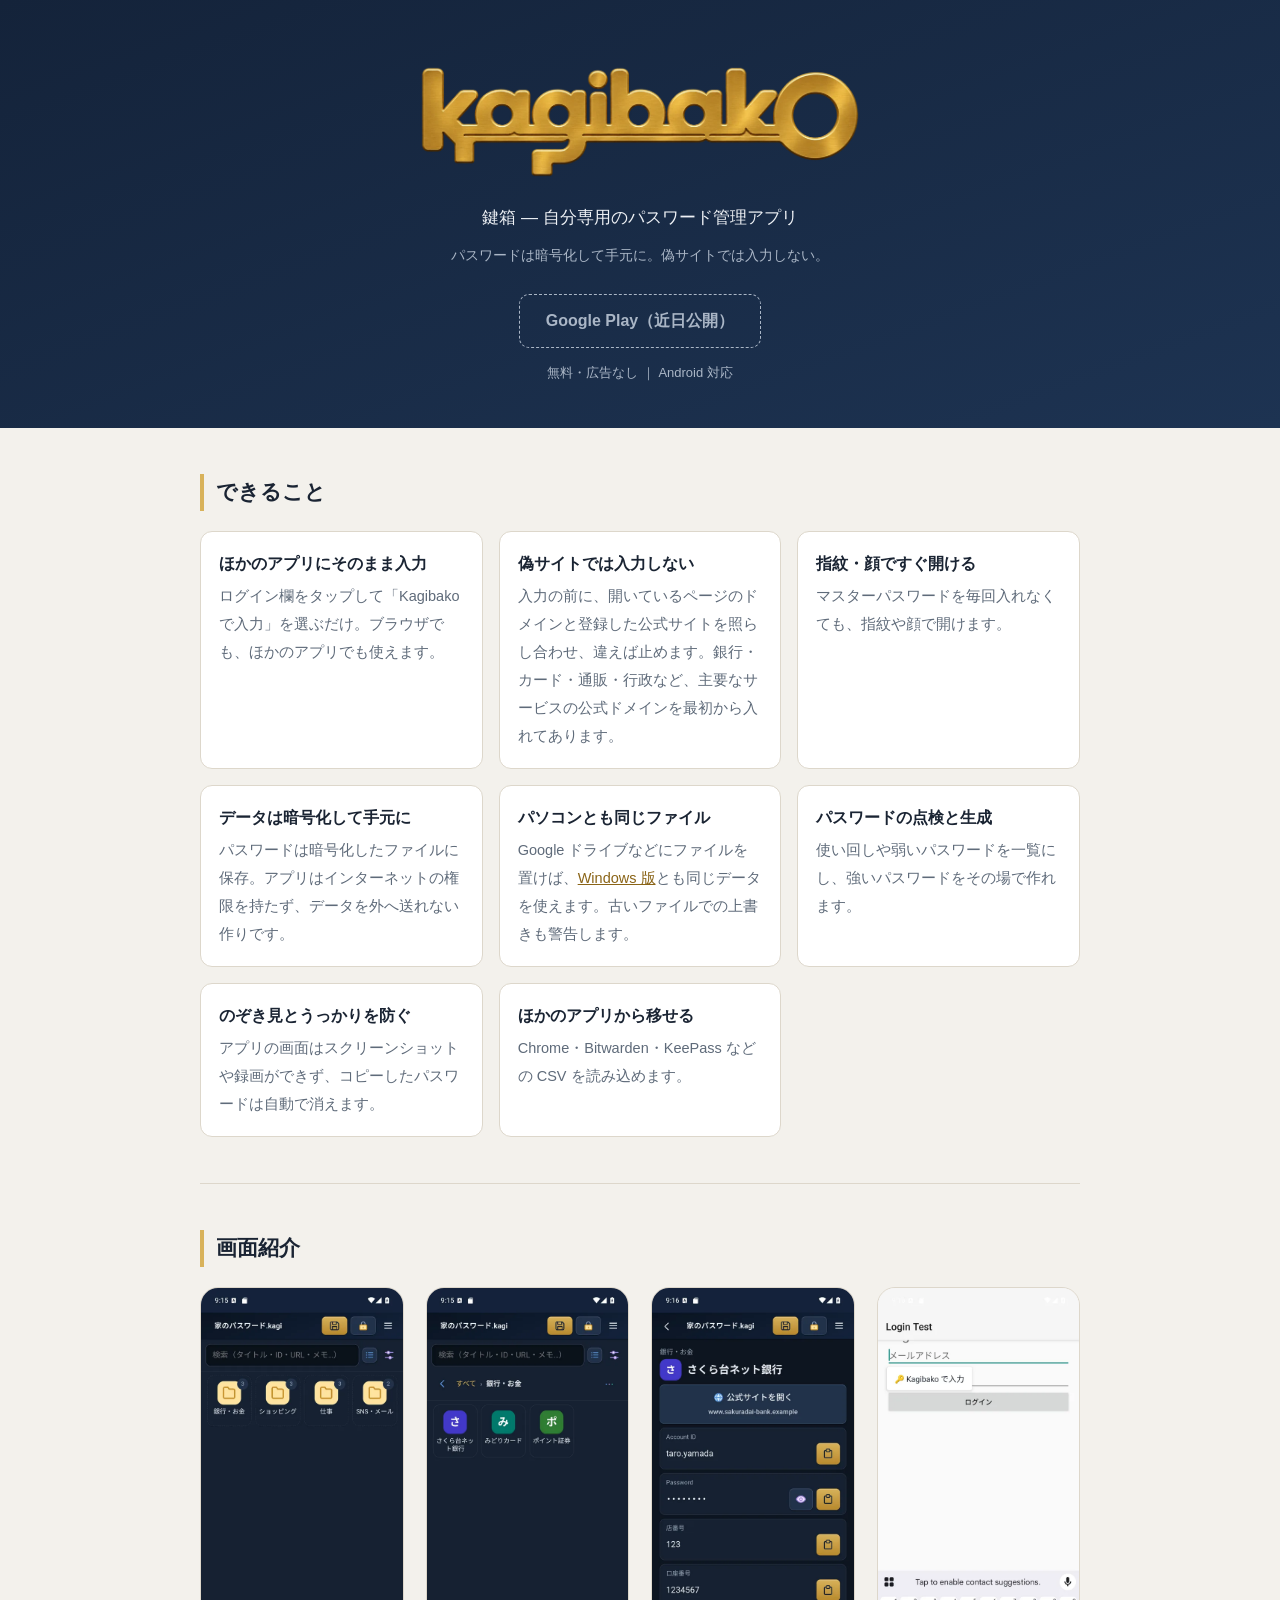
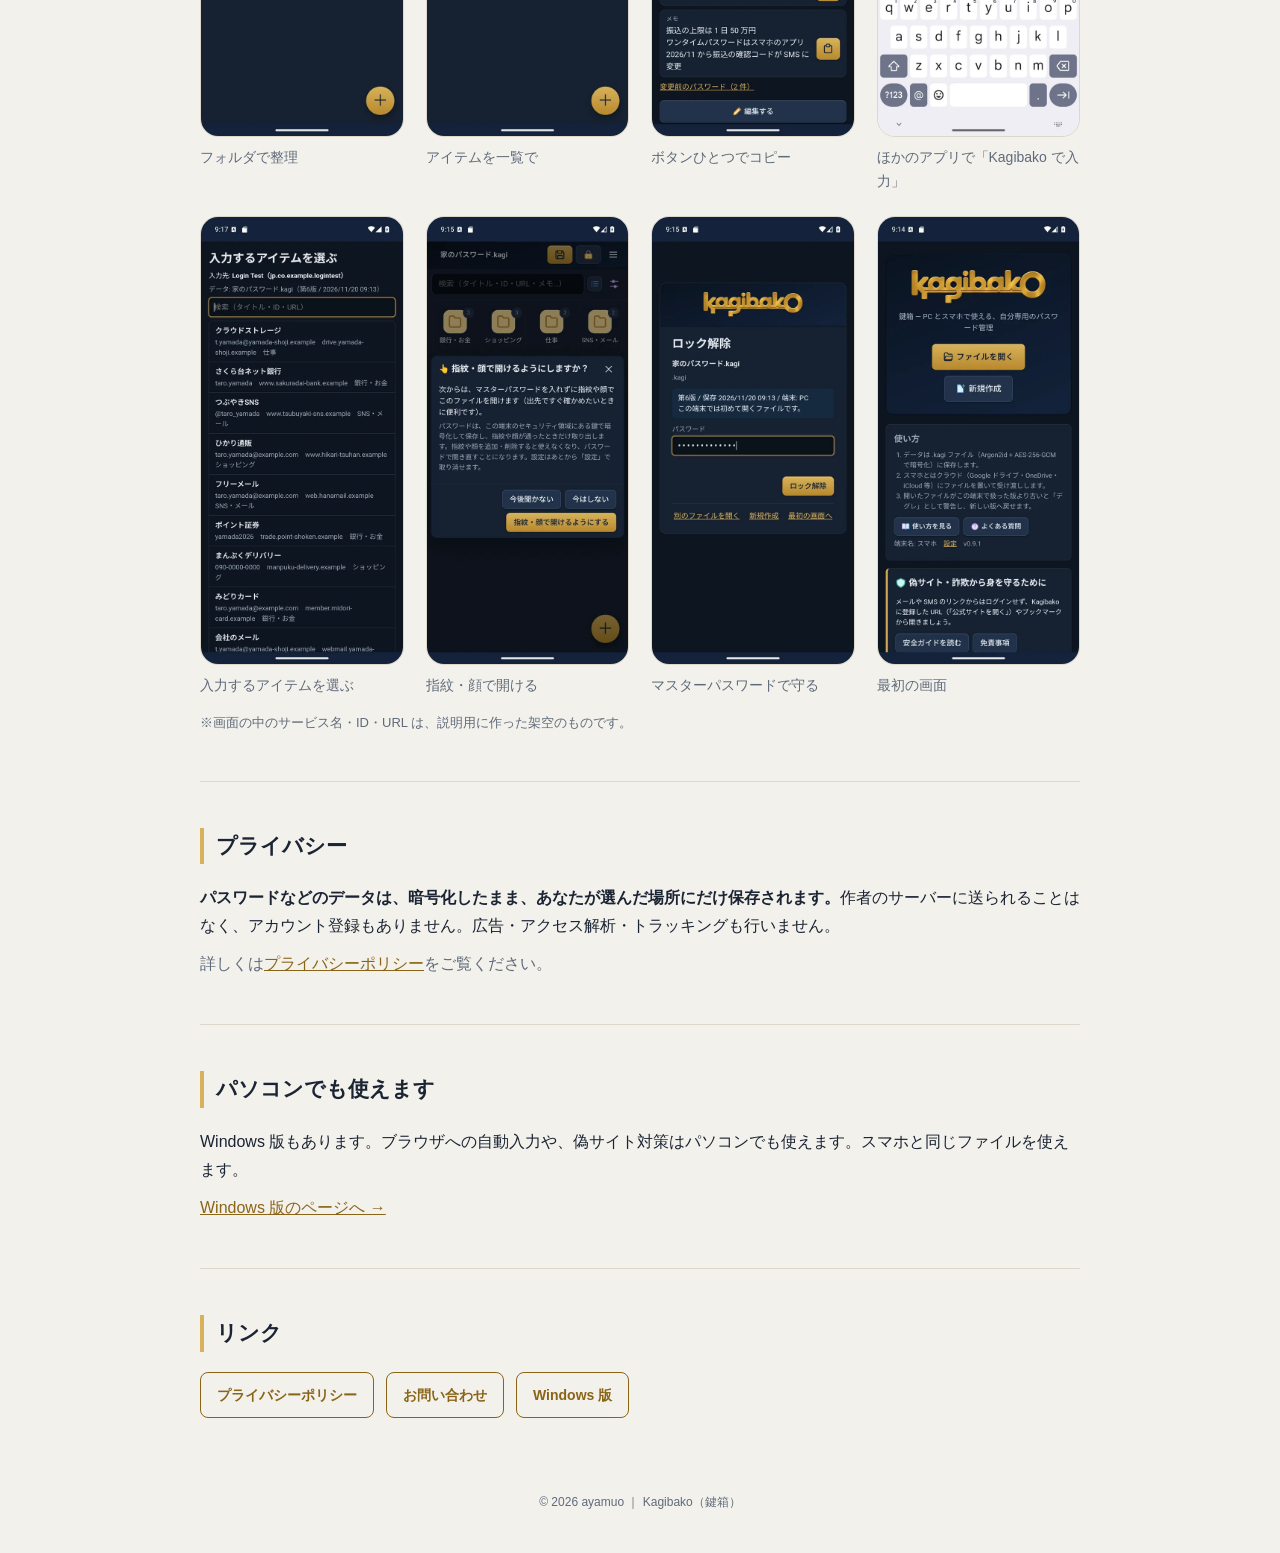
<file: index.html>
<!DOCTYPE html>
<html lang="ja">
<head>
<meta charset="UTF-8">
<meta name="viewport" content="width=device-width, initial-scale=1.0">
<title>Kagibako（鍵箱）｜自分専用のパスワード管理アプリ</title>
<meta name="description" content="Kagibako（鍵箱）は、パスワードを暗号化して手元に保存するスマホアプリです。ほかのアプリやブラウザにそのまま入力でき、偽サイトでは入力しません。無料・広告なし。">
<link rel="canonical" href="https://ayamuo.github.io/kagibako_official/">
<link rel="icon" type="image/png" href="favicon.png">
<link rel="apple-touch-icon" href="icon-192.png">
<meta name="theme-color" content="#14233a">
<link rel="stylesheet" href="style.css">
<!-- OGP / Twitter Card（SNSやチャットでURLを貼ったときのプレビュー用） -->
<meta property="og:type" content="website">
<meta property="og:site_name" content="Kagibako（鍵箱）">
<meta property="og:locale" content="ja_JP">
<meta property="og:url" content="https://ayamuo.github.io/kagibako_official/">
<meta property="og:title" content="Kagibako（鍵箱）｜自分専用のパスワード管理アプリ">
<meta property="og:description" content="パスワードは暗号化して手元に。ほかのアプリにそのまま入力でき、偽サイトでは入力しない。無料・広告なし。">
<meta property="og:image" content="https://ayamuo.github.io/kagibako_official/ogp.jpg">
<meta property="og:image:width" content="1200">
<meta property="og:image:height" content="630">
<meta name="twitter:card" content="summary_large_image">
<meta name="twitter:title" content="Kagibako（鍵箱）｜自分専用のパスワード管理アプリ">
<meta name="twitter:description" content="パスワードは暗号化して手元に。ほかのアプリにそのまま入力でき、偽サイトでは入力しない。無料・広告なし。">
<meta name="twitter:image" content="https://ayamuo.github.io/kagibako_official/ogp.jpg">
</head>
<body>

<header class="hero">
  <div class="wrap">
    <h1 class="logo"><img src="logo.webp" alt="Kagibako" width="960" height="245"></h1>
    <p class="tagline">鍵箱 ― 自分専用のパスワード管理アプリ</p>
    <p class="sub">パスワードは暗号化して手元に。偽サイトでは入力しない。</p>
    <div class="cta-wrap">
      <!-- Google Play で公開したら：次の span を <a class="cta" href="（Play ストアの URL）">Google Play で入手</a> に置き換える -->
      <span class="cta soon">Google Play（近日公開）</span>
      <!-- iOS 版を公開したら：hidden を外し、href に App Store の URL を入れる -->
      <a class="cta" href="#" hidden>App Store で入手</a>
    </div>
    <p class="status">無料・広告なし ｜ Android 対応</p>
  </div>
</header>

<main class="wrap">

  <section>
    <h2>できること</h2>
    <ul class="features">
      <li><b>ほかのアプリにそのまま入力</b><span>ログイン欄をタップして「Kagibako で入力」を選ぶだけ。ブラウザでも、ほかのアプリでも使えます。</span></li>
      <li><b>偽サイトでは入力しない</b><span>入力の前に、開いているページのドメインと登録した公式サイトを照らし合わせ、違えば止めます。銀行・カード・通販・行政など、主要なサービスの公式ドメインを最初から入れてあります。</span></li>
      <li><b>指紋・顔ですぐ開ける</b><span>マスターパスワードを毎回入れなくても、指紋や顔で開けます。</span></li>
      <li><b>データは暗号化して手元に</b><span>パスワードは暗号化したファイルに保存。アプリはインターネットの権限を持たず、データを外へ送れない作りです。</span></li>
      <li><b>パソコンとも同じファイル</b><span>Google ドライブなどにファイルを置けば、<a href="windows.html">Windows 版</a>とも同じデータを使えます。古いファイルでの上書きも警告します。</span></li>
      <li><b>パスワードの点検と生成</b><span>使い回しや弱いパスワードを一覧にし、強いパスワードをその場で作れます。</span></li>
      <li><b>のぞき見とうっかりを防ぐ</b><span>アプリの画面はスクリーンショットや録画ができず、コピーしたパスワードは自動で消えます。</span></li>
      <li><b>ほかのアプリから移せる</b><span>Chrome・Bitwarden・KeePass などの CSV を読み込めます。</span></li>
    </ul>
  </section>

  <section>
    <h2>画面紹介</h2>
    <div class="shots phone">
      <figure><img src="shots/phone/list.webp" alt="フォルダが並ぶ一覧の画面" width="540" height="1200" loading="lazy"><figcaption>フォルダで整理</figcaption></figure>
      <figure><img src="shots/phone/folder.webp" alt="フォルダを開いてアイテムが並んだ画面" width="540" height="1200" loading="lazy"><figcaption>アイテムを一覧で</figcaption></figure>
      <figure><img src="shots/phone/item.webp" alt="アイテムの中身。ID とパスワードをコピーできる" width="540" height="1200" loading="lazy"><figcaption>ボタンひとつでコピー</figcaption></figure>
      <figure><img src="shots/phone/autofill.webp" alt="ほかのアプリのログイン欄に「Kagibako で入力」が出た画面" width="540" height="1200" loading="lazy"><figcaption>ほかのアプリで「Kagibako で入力」</figcaption></figure>
      <figure><img src="shots/phone/pick.webp" alt="入力するアイテムを選ぶ画面" width="540" height="1200" loading="lazy"><figcaption>入力するアイテムを選ぶ</figcaption></figure>
      <figure><img src="shots/phone/bio.webp" alt="指紋・顔で開けるようにするか聞く画面" width="540" height="1200" loading="lazy"><figcaption>指紋・顔で開ける</figcaption></figure>
      <figure><img src="shots/phone/unlock.webp" alt="マスターパスワードでロックを解除する画面" width="540" height="1200" loading="lazy"><figcaption>マスターパスワードで守る</figcaption></figure>
      <figure><img src="shots/phone/start.webp" alt="アプリの最初の画面" width="540" height="1200" loading="lazy"><figcaption>最初の画面</figcaption></figure>
    </div>
    <p class="note">※画面の中のサービス名・ID・URL は、説明用に作った架空のものです。</p>
  </section>

  <section>
    <h2>プライバシー</h2>
    <p><strong>パスワードなどのデータは、暗号化したまま、あなたが選んだ場所にだけ保存されます。</strong>作者のサーバーに送られることはなく、アカウント登録もありません。広告・アクセス解析・トラッキングも行いません。</p>
    <p class="muted">詳しくは<a href="privacy.html">プライバシーポリシー</a>をご覧ください。</p>
  </section>

  <section>
    <h2>パソコンでも使えます</h2>
    <p>Windows 版もあります。ブラウザへの自動入力や、偽サイト対策はパソコンでも使えます。スマホと同じファイルを使えます。</p>
    <p><a href="windows.html">Windows 版のページへ →</a></p>
  </section>

  <section>
    <h2>リンク</h2>
    <div class="links">
      <a href="privacy.html">プライバシーポリシー</a>
      <a href="mailto:ayamuo.apps@proton.me">お問い合わせ</a>
      <a href="windows.html">Windows 版</a>
    </div>
  </section>

</main>

<footer>&copy; 2026 ayamuo ｜ Kagibako（鍵箱）</footer>

</body>
</html>
</file>
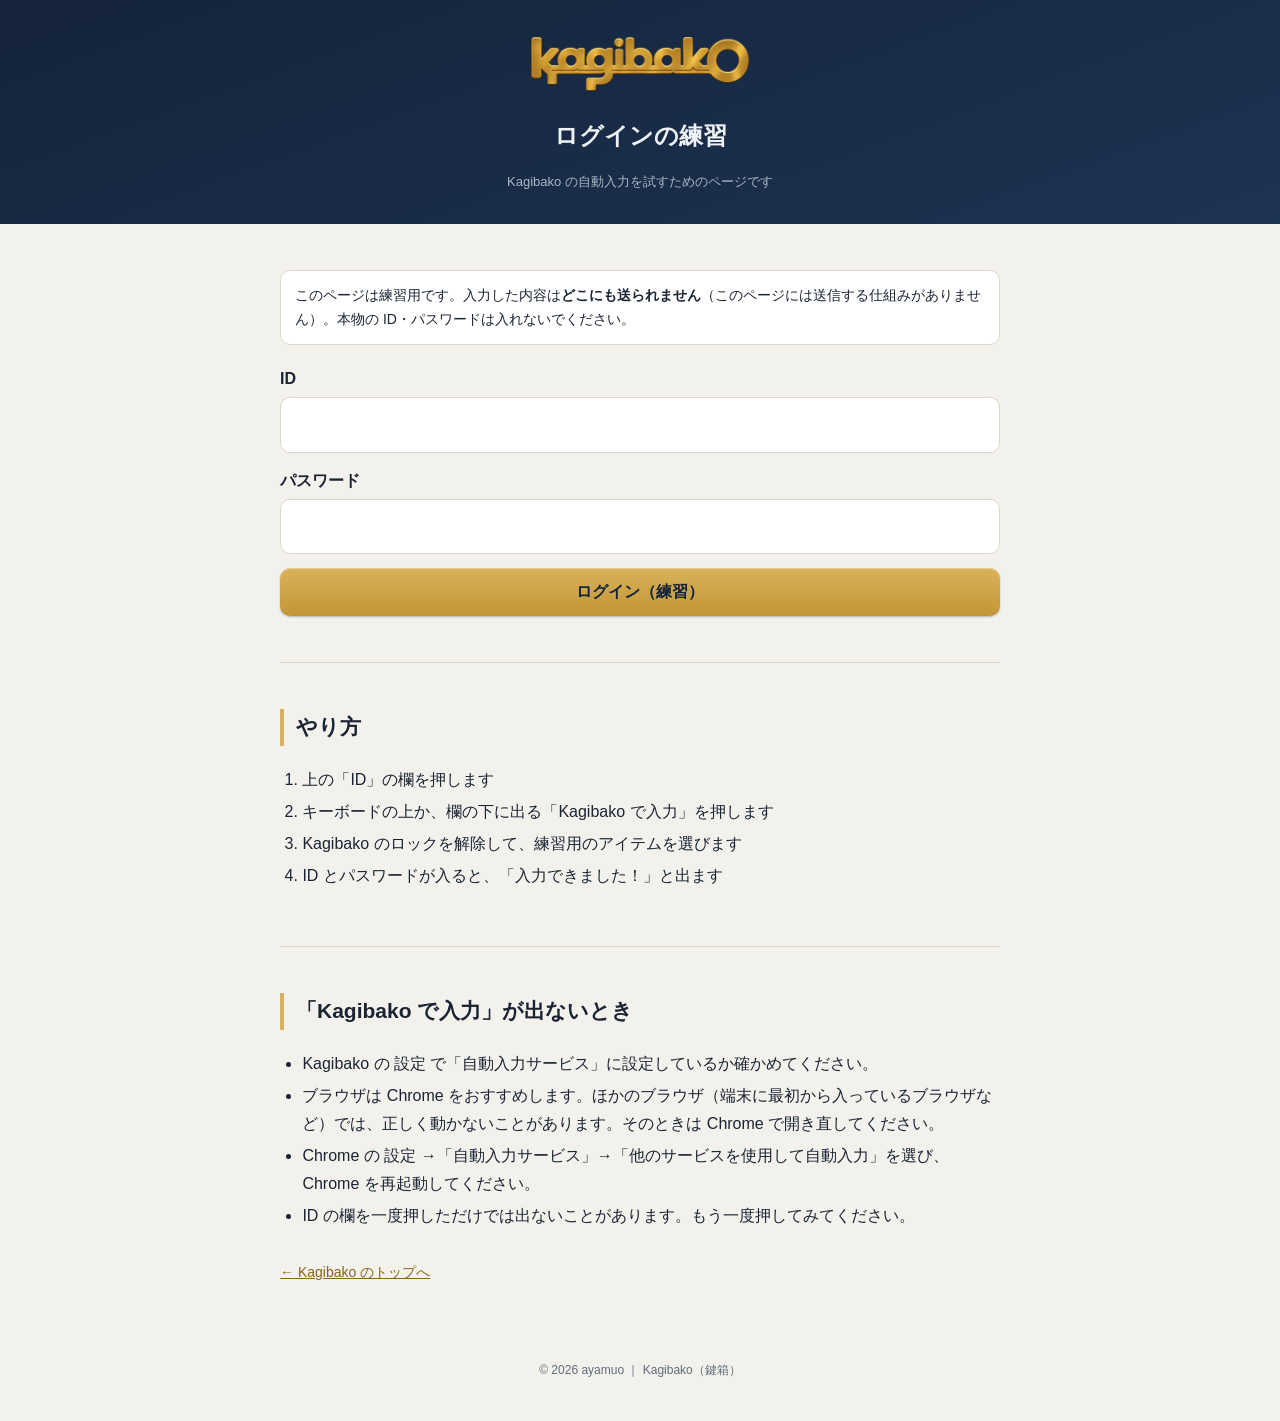
<file: practice-login.html>
<!DOCTYPE html>
<html lang="ja">
<head>
<meta charset="UTF-8">
<meta name="viewport" content="width=device-width, initial-scale=1.0">
<!-- 練習用のページ：入力した内容をどこにも送らない（フォームの送信先・通信・外部の読み込みをすべて禁止） -->
<meta http-equiv="Content-Security-Policy" content="default-src 'self'; script-src 'self'; style-src 'self'; img-src 'self'; connect-src 'none'; form-action 'none'; base-uri 'none'">
<meta name="referrer" content="no-referrer">
<meta name="robots" content="noindex">
<title>ログインの練習｜Kagibako（鍵箱）</title>
<link rel="icon" type="image/png" href="favicon.png">
<meta name="theme-color" content="#14233a">
<link rel="stylesheet" href="style.css">
</head>
<body>

<header class="hero small">
  <div class="wrap narrow">
    <a class="logo" href="./"><img src="logo.webp" alt="Kagibako" width="960" height="245"></a>
    <h1>ログインの練習</h1>
    <p class="status">Kagibako の自動入力を試すためのページです</p>
  </div>
</header>

<main class="wrap narrow">

  <section>
    <p class="practice-safe">このページは練習用です。入力した内容は<strong>どこにも送られません</strong>（このページには送信する仕組みがありません）。本物の ID・パスワードは入れないでください。</p>

    <form class="practice-form" id="practice-form" autocomplete="on" novalidate>
      <label class="practice-field">
        <span>ID</span>
        <input type="text" id="login-id" name="username" autocomplete="username" autocapitalize="off" spellcheck="false" inputmode="email">
      </label>
      <label class="practice-field">
        <span>パスワード</span>
        <input type="password" id="login-pw" name="password" autocomplete="current-password">
      </label>
      <button type="submit" class="cta practice-btn">ログイン（練習）</button>
    </form>

    <p class="muted" id="practice-need" role="status" hidden>ID とパスワードの両方を入れてください。</p>

    <div class="practice-ok" id="practice-ok" role="status" hidden>
      <b>入力できました！</b>
      <span>これで練習はおしまいです。Kagibako に戻ってください。</span>
    </div>
  </section>

  <section>
    <h2>やり方</h2>
    <ol class="plain">
      <li>上の「ID」の欄を押します</li>
      <li>キーボードの上か、欄の下に出る「Kagibako で入力」を押します</li>
      <li>Kagibako のロックを解除して、練習用のアイテムを選びます</li>
      <li>ID とパスワードが入ると、「入力できました！」と出ます</li>
    </ol>
  </section>

  <section>
    <h2>「Kagibako で入力」が出ないとき</h2>
    <ul class="plain">
      <li>Kagibako の 設定 で「自動入力サービス」に設定しているか確かめてください。</li>
      <li>ブラウザは Chrome をおすすめします。ほかのブラウザ（端末に最初から入っているブラウザなど）では、正しく動かないことがあります。そのときは Chrome で開き直してください。</li>
      <li>Chrome の 設定 →「自動入力サービス」→「他のサービスを使用して自動入力」を選び、Chrome を再起動してください。</li>
      <li>ID の欄を一度押しただけでは出ないことがあります。もう一度押してみてください。</li>
    </ul>
    <a class="back" href="./">← Kagibako のトップへ</a>
  </section>

</main>

<footer>&copy; 2026 ayamuo ｜ Kagibako（鍵箱）</footer>

<script src="practice-login.js"></script>
</body>
</html>
</file>
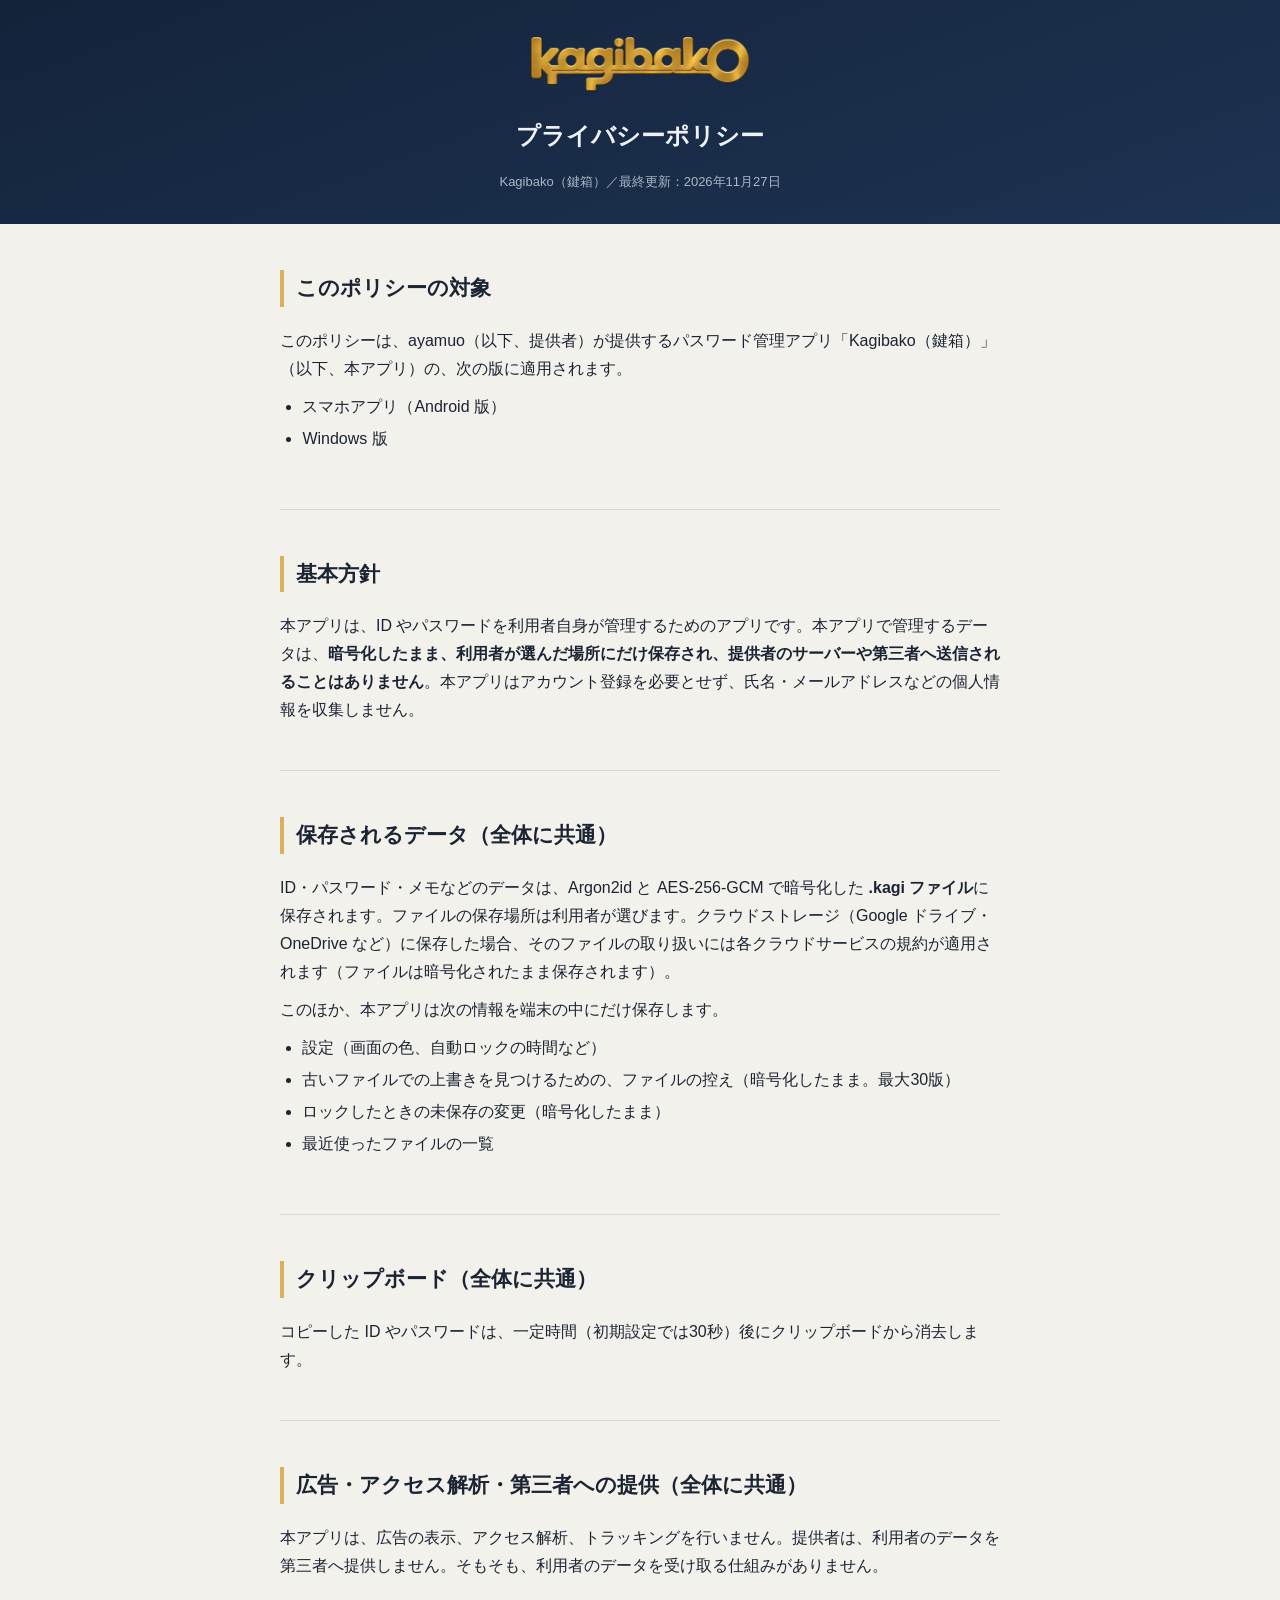
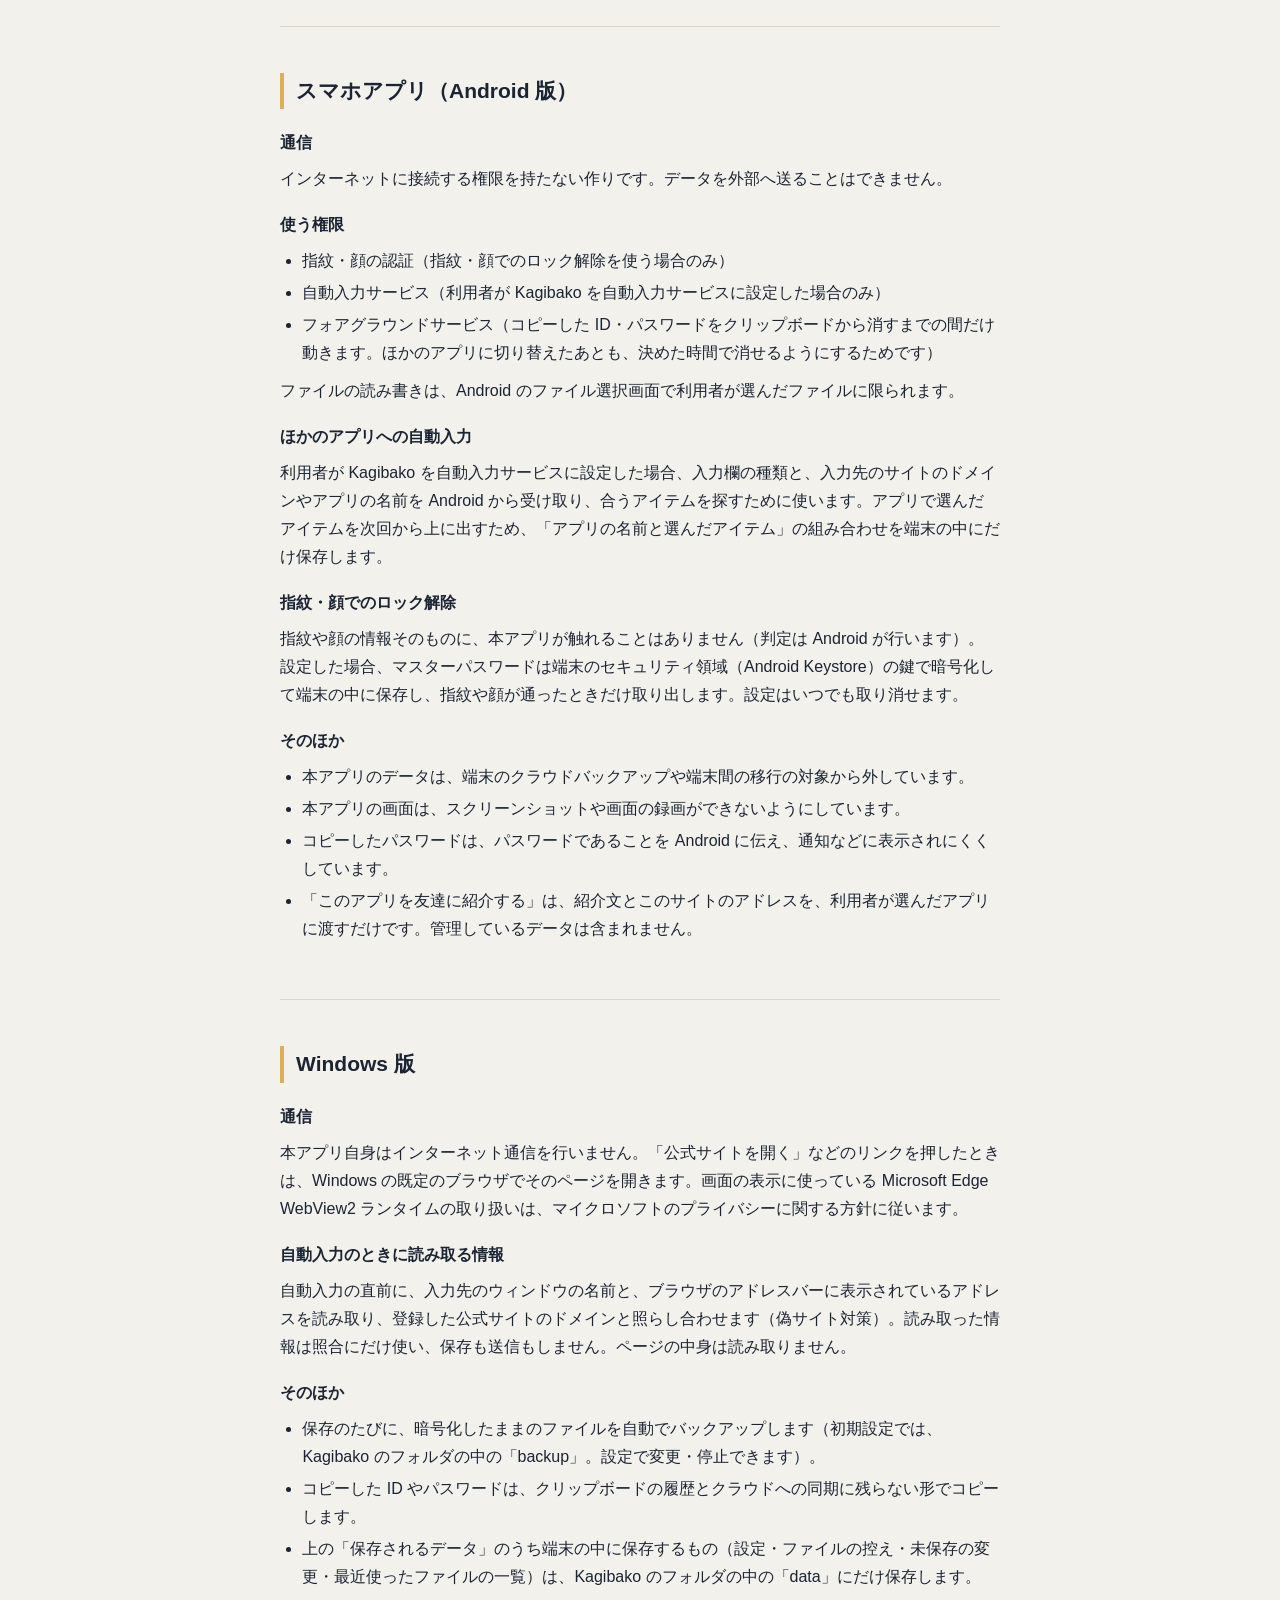
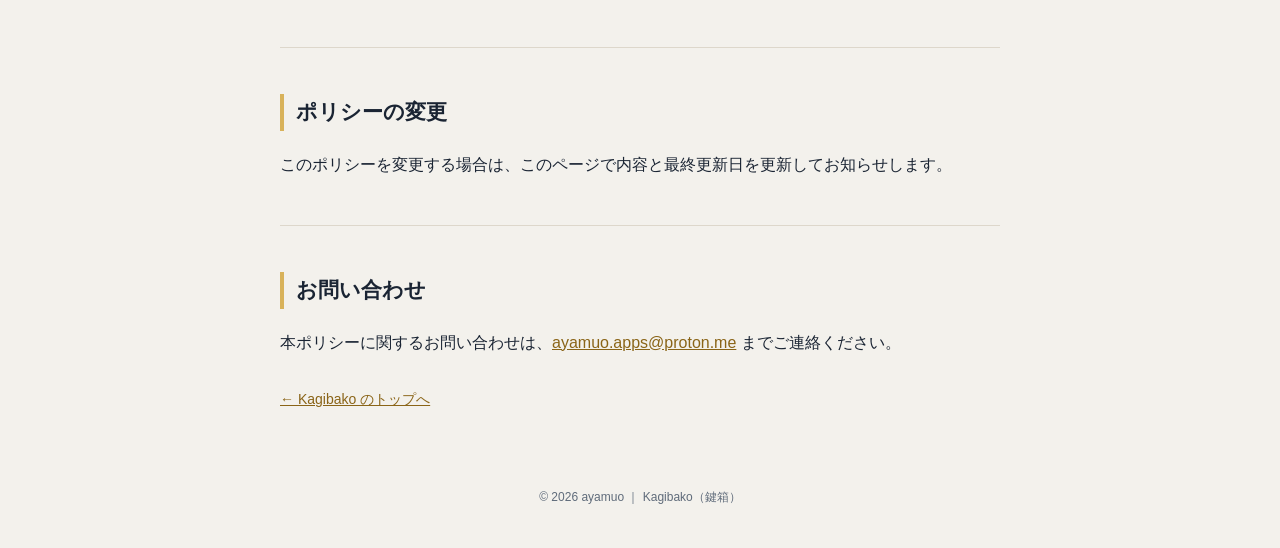
<file: privacy.html>
<!DOCTYPE html>
<html lang="ja">
<head>
<meta charset="UTF-8">
<meta name="viewport" content="width=device-width, initial-scale=1.0">
<title>プライバシーポリシー｜Kagibako（鍵箱）</title>
<meta name="description" content="Kagibako（鍵箱）のプライバシーポリシー。パスワードなどのデータは暗号化したまま利用者が選んだ場所にだけ保存され、作者や第三者へ送信されません。">
<link rel="canonical" href="https://ayamuo.github.io/kagibako_official/privacy.html">
<link rel="icon" type="image/png" href="favicon.png">
<meta name="theme-color" content="#14233a">
<link rel="stylesheet" href="style.css">
</head>
<body>

<header class="hero small">
  <div class="wrap narrow">
    <a class="logo" href="./"><img src="logo.webp" alt="Kagibako" width="960" height="245"></a>
    <h1>プライバシーポリシー</h1>
    <p class="status">Kagibako（鍵箱）／最終更新：2026年11月27日</p>
  </div>
</header>

<!--
  構成：「全体に共通」の章のあとに、アプリの種類ごとの章（Android 版・iOS 版・Windows 版）を置く。
  iOS 版を公開するとき：
    1. id="ios" の section の hidden を外し、中身を iOS 版の実際の動きに合わせて書く（今の文は下書き）
    2. 「対象」の一覧の iOS 版の行の hidden を外す
    3. 最終更新日を直す
-->

<main class="wrap narrow">

  <section>
    <h2>このポリシーの対象</h2>
    <p>このポリシーは、ayamuo（以下、提供者）が提供するパスワード管理アプリ「Kagibako（鍵箱）」（以下、本アプリ）の、次の版に適用されます。</p>
    <ul class="plain">
      <li>スマホアプリ（Android 版）</li>
      <li hidden>スマホアプリ（iOS 版）</li>
      <li>Windows 版</li>
    </ul>
  </section>

  <section>
    <h2>基本方針</h2>
    <p>本アプリは、ID やパスワードを利用者自身が管理するためのアプリです。本アプリで管理するデータは、<strong>暗号化したまま、利用者が選んだ場所にだけ保存され、提供者のサーバーや第三者へ送信されることはありません</strong>。本アプリはアカウント登録を必要とせず、氏名・メールアドレスなどの個人情報を収集しません。</p>
  </section>

  <section>
    <h2>保存されるデータ（全体に共通）</h2>
    <p>ID・パスワード・メモなどのデータは、Argon2id と AES-256-GCM で暗号化した <strong>.kagi ファイル</strong>に保存されます。ファイルの保存場所は利用者が選びます。クラウドストレージ（Google ドライブ・OneDrive など）に保存した場合、そのファイルの取り扱いには各クラウドサービスの規約が適用されます（ファイルは暗号化されたまま保存されます）。</p>
    <p>このほか、本アプリは次の情報を端末の中にだけ保存します。</p>
    <ul class="plain">
      <li>設定（画面の色、自動ロックの時間など）</li>
      <li>古いファイルでの上書きを見つけるための、ファイルの控え（暗号化したまま。最大30版）</li>
      <li>ロックしたときの未保存の変更（暗号化したまま）</li>
      <li>最近使ったファイルの一覧</li>
    </ul>
  </section>

  <section>
    <h2>クリップボード（全体に共通）</h2>
    <p>コピーした ID やパスワードは、一定時間（初期設定では30秒）後にクリップボードから消去します。</p>
  </section>

  <section>
    <h2>広告・アクセス解析・第三者への提供（全体に共通）</h2>
    <p>本アプリは、広告の表示、アクセス解析、トラッキングを行いません。提供者は、利用者のデータを第三者へ提供しません。そもそも、利用者のデータを受け取る仕組みがありません。</p>
  </section>

  <section id="android">
    <h2>スマホアプリ（Android 版）</h2>
    <h3>通信</h3>
    <p>インターネットに接続する権限を持たない作りです。データを外部へ送ることはできません。</p>
    <h3>使う権限</h3>
    <ul class="plain">
      <li>指紋・顔の認証（指紋・顔でのロック解除を使う場合のみ）</li>
      <li>自動入力サービス（利用者が Kagibako を自動入力サービスに設定した場合のみ）</li>
      <li>フォアグラウンドサービス（コピーした ID・パスワードをクリップボードから消すまでの間だけ動きます。ほかのアプリに切り替えたあとも、決めた時間で消せるようにするためです）</li>
    </ul>
    <p>ファイルの読み書きは、Android のファイル選択画面で利用者が選んだファイルに限られます。</p>
    <h3>ほかのアプリへの自動入力</h3>
    <p>利用者が Kagibako を自動入力サービスに設定した場合、入力欄の種類と、入力先のサイトのドメインやアプリの名前を Android から受け取り、合うアイテムを探すために使います。アプリで選んだアイテムを次回から上に出すため、「アプリの名前と選んだアイテム」の組み合わせを端末の中にだけ保存します。</p>
    <h3>指紋・顔でのロック解除</h3>
    <p>指紋や顔の情報そのものに、本アプリが触れることはありません（判定は Android が行います）。設定した場合、マスターパスワードは端末のセキュリティ領域（Android Keystore）の鍵で暗号化して端末の中に保存し、指紋や顔が通ったときだけ取り出します。設定はいつでも取り消せます。</p>
    <h3>そのほか</h3>
    <ul class="plain">
      <li>本アプリのデータは、端末のクラウドバックアップや端末間の移行の対象から外しています。</li>
      <li>本アプリの画面は、スクリーンショットや画面の録画ができないようにしています。</li>
      <li>コピーしたパスワードは、パスワードであることを Android に伝え、通知などに表示されにくくしています。</li>
      <li>「このアプリを友達に紹介する」は、紹介文とこのサイトのアドレスを、利用者が選んだアプリに渡すだけです。管理しているデータは含まれません。</li>
    </ul>
  </section>

  <section id="ios" hidden>
    <h2>スマホアプリ（iOS 版）</h2>
    <!-- 下書き：iOS 版を公開するときに、実際の動きに合わせて書き直してから hidden を外す -->
    <h3>通信</h3>
    <p>（iOS 版の通信の有無を記載）</p>
    <h3>使う機能・権限</h3>
    <ul class="plain">
      <li>Face ID / Touch ID（使う場合のみ）</li>
      <li>パスワードの自動入力（利用者が設定した場合のみ）</li>
    </ul>
    <h3>Face ID / Touch ID でのロック解除</h3>
    <p>（顔や指紋の情報に本アプリが触れないこと、マスターパスワードの保存方法（キーチェーンなど）を記載）</p>
  </section>

  <section id="windows">
    <h2>Windows 版</h2>
    <h3>通信</h3>
    <p>本アプリ自身はインターネット通信を行いません。「公式サイトを開く」などのリンクを押したときは、Windows の既定のブラウザでそのページを開きます。画面の表示に使っている Microsoft Edge WebView2 ランタイムの取り扱いは、マイクロソフトのプライバシーに関する方針に従います。</p>
    <h3>自動入力のときに読み取る情報</h3>
    <p>自動入力の直前に、入力先のウィンドウの名前と、ブラウザのアドレスバーに表示されているアドレスを読み取り、登録した公式サイトのドメインと照らし合わせます（偽サイト対策）。読み取った情報は照合にだけ使い、保存も送信もしません。ページの中身は読み取りません。</p>
    <h3>そのほか</h3>
    <ul class="plain">
      <li>保存のたびに、暗号化したままのファイルを自動でバックアップします（初期設定では、Kagibako のフォルダの中の「backup」。設定で変更・停止できます）。</li>
      <li>コピーした ID やパスワードは、クリップボードの履歴とクラウドへの同期に残らない形でコピーします。</li>
      <li>上の「保存されるデータ」のうち端末の中に保存するもの（設定・ファイルの控え・未保存の変更・最近使ったファイルの一覧）は、Kagibako のフォルダの中の「data」にだけ保存します。</li>
    </ul>
  </section>

  <section>
    <h2>ポリシーの変更</h2>
    <p>このポリシーを変更する場合は、このページで内容と最終更新日を更新してお知らせします。</p>
  </section>

  <section>
    <h2>お問い合わせ</h2>
    <p>本ポリシーに関するお問い合わせは、<a href="mailto:ayamuo.apps@proton.me">ayamuo.apps@proton.me</a> までご連絡ください。</p>
    <a class="back" href="./">← Kagibako のトップへ</a>
  </section>

</main>

<footer>&copy; 2026 ayamuo ｜ Kagibako（鍵箱）</footer>

</body>
</html>
</file>
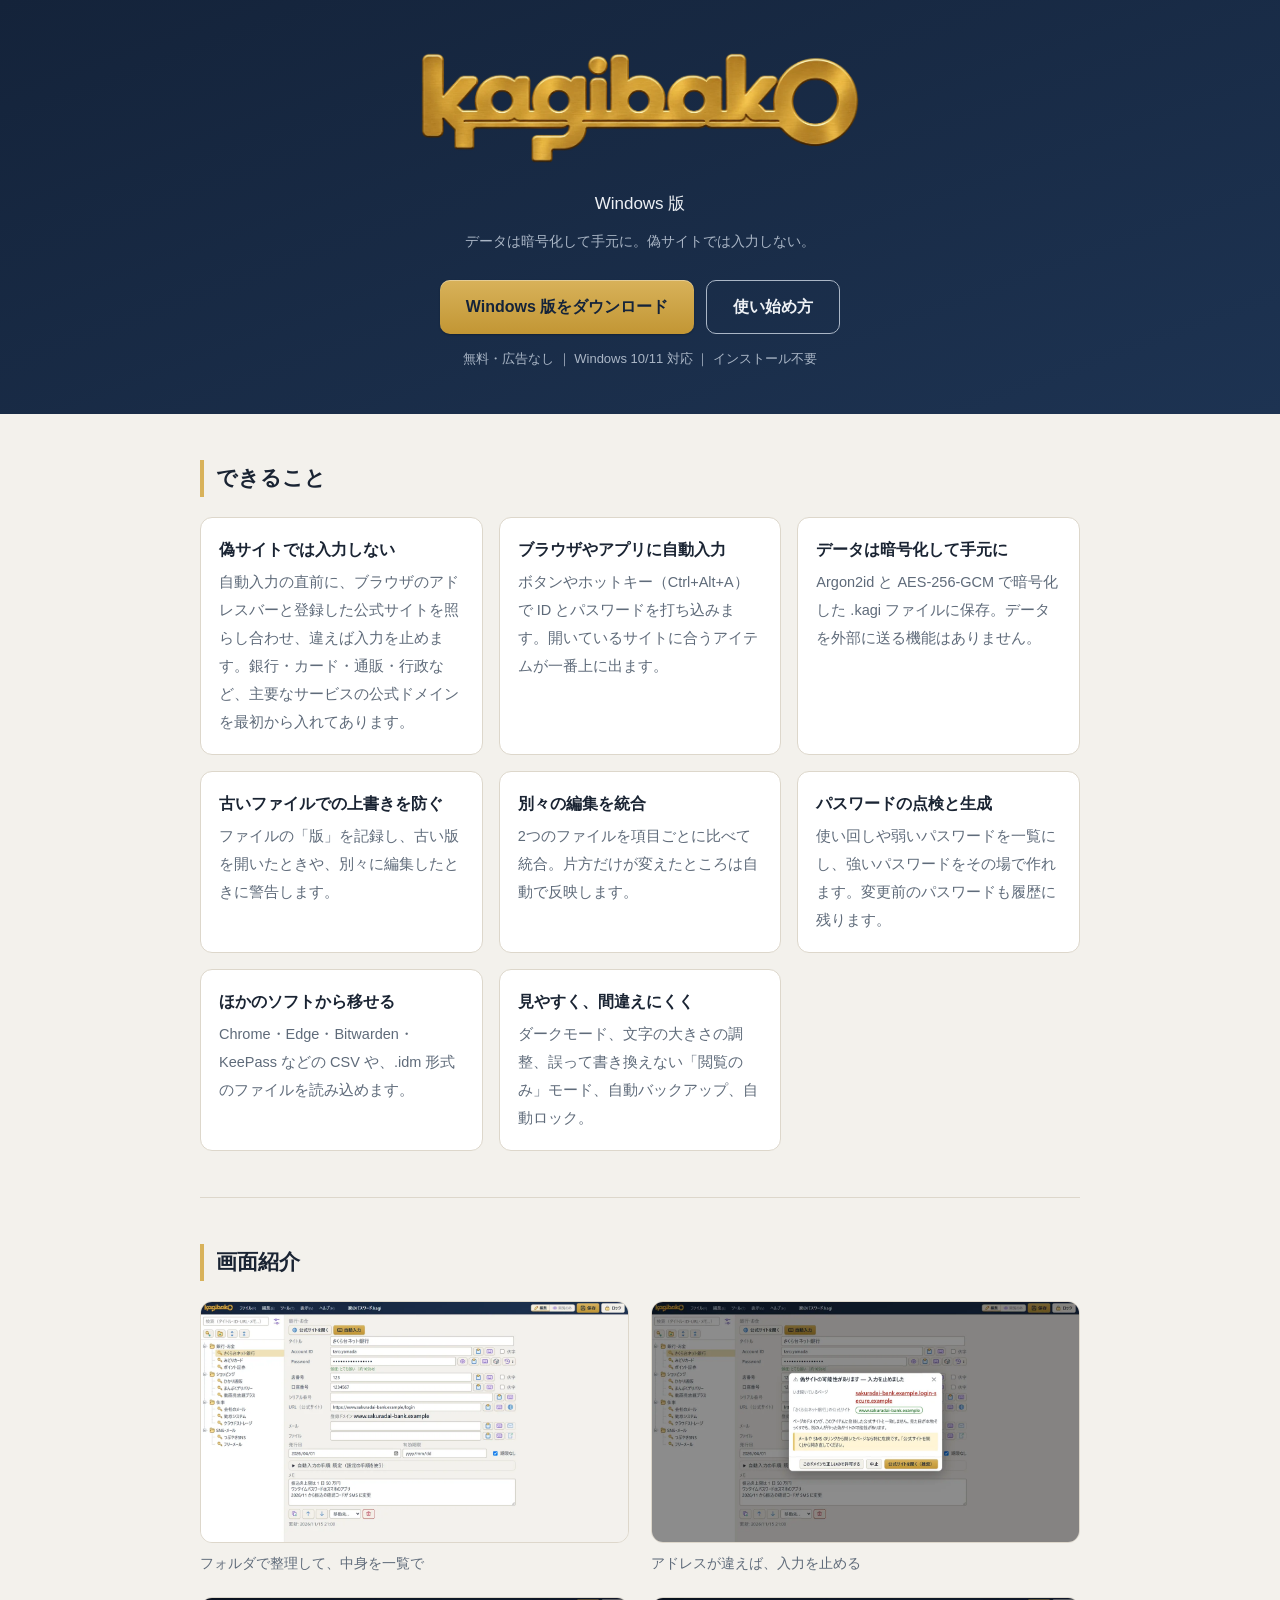
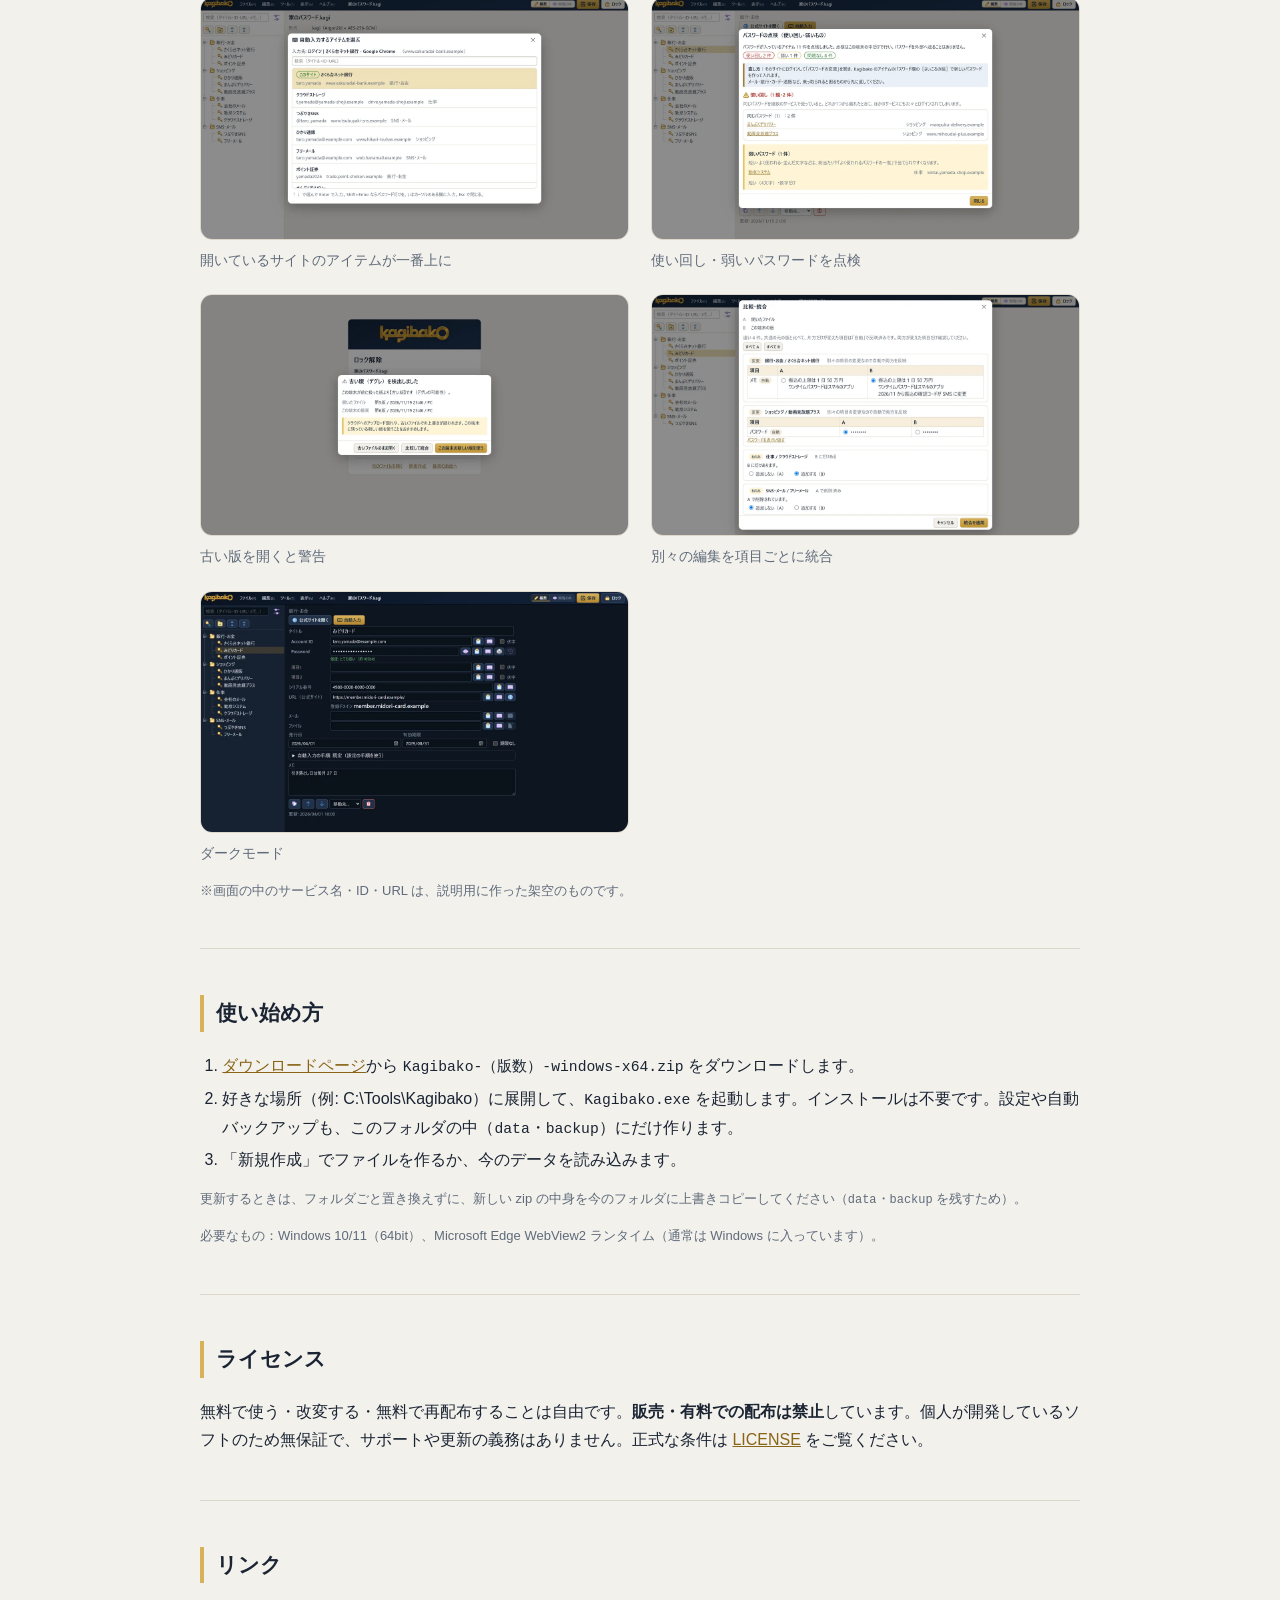
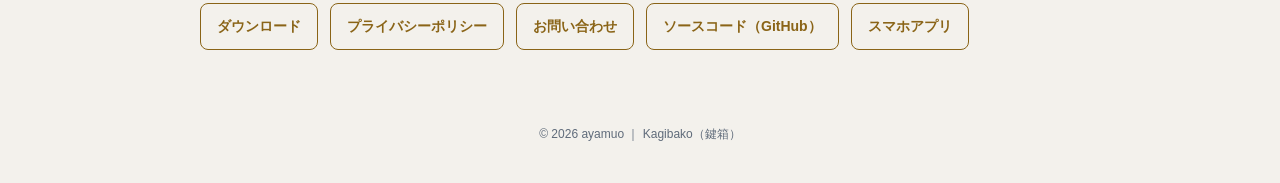
<file: windows.html>
<!DOCTYPE html>
<html lang="ja">
<head>
<meta charset="UTF-8">
<meta name="viewport" content="width=device-width, initial-scale=1.0">
<title>Windows 版｜Kagibako（鍵箱）</title>
<meta name="description" content="Kagibako（鍵箱）の Windows 版。データを暗号化して手元に保存し、ブラウザやアプリに自動入力。偽サイトでは入力しません。無料・広告なし・インストール不要。">
<link rel="canonical" href="https://ayamuo.github.io/kagibako_official/windows.html">
<link rel="icon" type="image/png" href="favicon.png">
<meta name="theme-color" content="#14233a">
<link rel="stylesheet" href="style.css">
<meta property="og:type" content="website">
<meta property="og:site_name" content="Kagibako（鍵箱）">
<meta property="og:locale" content="ja_JP">
<meta property="og:url" content="https://ayamuo.github.io/kagibako_official/windows.html">
<meta property="og:title" content="Kagibako（鍵箱）Windows 版">
<meta property="og:description" content="データは暗号化して手元に。ブラウザに自動入力し、偽サイトでは入力しない。無料・広告なし・インストール不要。">
<meta property="og:image" content="https://ayamuo.github.io/kagibako_official/ogp-windows.jpg">
<meta property="og:image:width" content="1200">
<meta property="og:image:height" content="630">
<meta name="twitter:card" content="summary_large_image">
<meta name="twitter:title" content="Kagibako（鍵箱）Windows 版">
<meta name="twitter:description" content="データは暗号化して手元に。ブラウザに自動入力し、偽サイトでは入力しない。無料・広告なし・インストール不要。">
<meta name="twitter:image" content="https://ayamuo.github.io/kagibako_official/ogp-windows.jpg">
</head>
<body>

<header class="hero">
  <div class="wrap">
    <a class="logo" href="./"><img src="logo.webp" alt="Kagibako" width="960" height="245"></a>
    <p class="tagline">Windows 版</p>
    <p class="sub">データは暗号化して手元に。偽サイトでは入力しない。</p>
    <div class="cta-wrap">
      <a class="cta" href="https://github.com/ayamuo/kagibakoPC/releases/latest">Windows 版をダウンロード</a>
      <a class="cta ghost" href="#start">使い始め方</a>
    </div>
    <p class="status">無料・広告なし ｜ Windows 10/11 対応 ｜ インストール不要</p>
  </div>
</header>

<main class="wrap">

  <section>
    <h2>できること</h2>
    <ul class="features">
      <li><b>偽サイトでは入力しない</b><span>自動入力の直前に、ブラウザのアドレスバーと登録した公式サイトを照らし合わせ、違えば入力を止めます。銀行・カード・通販・行政など、主要なサービスの公式ドメインを最初から入れてあります。</span></li>
      <li><b>ブラウザやアプリに自動入力</b><span>ボタンやホットキー（Ctrl+Alt+A）で ID とパスワードを打ち込みます。開いているサイトに合うアイテムが一番上に出ます。</span></li>
      <li><b>データは暗号化して手元に</b><span>Argon2id と AES-256-GCM で暗号化した .kagi ファイルに保存。データを外部に送る機能はありません。</span></li>
      <li><b>古いファイルでの上書きを防ぐ</b><span>ファイルの「版」を記録し、古い版を開いたときや、別々に編集したときに警告します。</span></li>
      <li><b>別々の編集を統合</b><span>2つのファイルを項目ごとに比べて統合。片方だけが変えたところは自動で反映します。</span></li>
      <li><b>パスワードの点検と生成</b><span>使い回しや弱いパスワードを一覧にし、強いパスワードをその場で作れます。変更前のパスワードも履歴に残ります。</span></li>
      <li><b>ほかのソフトから移せる</b><span>Chrome・Edge・Bitwarden・KeePass などの CSV や、.idm 形式のファイルを読み込めます。</span></li>
      <li><b>見やすく、間違えにくく</b><span>ダークモード、文字の大きさの調整、誤って書き換えない「閲覧のみ」モード、自動バックアップ、自動ロック。</span></li>
    </ul>
  </section>

  <section>
    <h2>画面紹介</h2>
    <div class="shots pc">
      <figure><img src="shots/pc/main.webp" alt="メイン画面。左にフォルダとアイテム、右にアイテムの中身" width="1280" height="720" loading="lazy"><figcaption>フォルダで整理して、中身を一覧で</figcaption></figure>
      <figure><img src="shots/pc/phishing.webp" alt="偽サイトの可能性があるため入力を止めた画面" width="1280" height="720" loading="lazy"><figcaption>アドレスが違えば、入力を止める</figcaption></figure>
      <figure><img src="shots/pc/hotkey.webp" alt="ホットキーで開く、入力するアイテムを選ぶ画面" width="1280" height="720" loading="lazy"><figcaption>開いているサイトのアイテムが一番上に</figcaption></figure>
      <figure><img src="shots/pc/check.webp" alt="使い回しと弱いパスワードの点検結果" width="1280" height="720" loading="lazy"><figcaption>使い回し・弱いパスワードを点検</figcaption></figure>
      <figure><img src="shots/pc/degrade.webp" alt="古い版のファイルを開いたときの警告" width="1280" height="720" loading="lazy"><figcaption>古い版を開くと警告</figcaption></figure>
      <figure><img src="shots/pc/merge.webp" alt="2つのファイルを項目ごとに比べて統合する画面" width="1280" height="720" loading="lazy"><figcaption>別々の編集を項目ごとに統合</figcaption></figure>
      <figure><img src="shots/pc/dark.webp" alt="ダークモードのメイン画面" width="1280" height="720" loading="lazy"><figcaption>ダークモード</figcaption></figure>
    </div>
    <p class="note">※画面の中のサービス名・ID・URL は、説明用に作った架空のものです。</p>
  </section>

  <section id="start">
    <h2>使い始め方</h2>
    <ol class="plain">
      <li><a href="https://github.com/ayamuo/kagibakoPC/releases/latest">ダウンロードページ</a>から <code>Kagibako-（版数）-windows-x64.zip</code> をダウンロードします。</li>
      <li>好きな場所（例: C:\Tools\Kagibako）に展開して、<code>Kagibako.exe</code> を起動します。インストールは不要です。設定や自動バックアップも、このフォルダの中（<code>data</code>・<code>backup</code>）にだけ作ります。</li>
      <li>「新規作成」でファイルを作るか、今のデータを読み込みます。</li>
    </ol>
    <p class="note">更新するときは、フォルダごと置き換えずに、新しい zip の中身を今のフォルダに上書きコピーしてください（<code>data</code>・<code>backup</code> を残すため）。</p>
    <p class="note">必要なもの：Windows 10/11（64bit）、Microsoft Edge WebView2 ランタイム（通常は Windows に入っています）。</p>
  </section>

  <section>
    <h2>ライセンス</h2>
    <p>無料で使う・改変する・無料で再配布することは自由です。<strong>販売・有料での配布は禁止</strong>しています。個人が開発しているソフトのため無保証で、サポートや更新の義務はありません。正式な条件は <a href="https://github.com/ayamuo/kagibakoPC/blob/main/LICENSE">LICENSE</a> をご覧ください。</p>
  </section>

  <section>
    <h2>リンク</h2>
    <div class="links">
      <a href="https://github.com/ayamuo/kagibakoPC/releases/latest">ダウンロード</a>
      <a href="privacy.html">プライバシーポリシー</a>
      <a href="mailto:ayamuo.apps@proton.me">お問い合わせ</a>
      <a href="https://github.com/ayamuo/kagibakoPC">ソースコード（GitHub）</a>
      <a href="./">スマホアプリ</a>
    </div>
  </section>

</main>

<footer>&copy; 2026 ayamuo ｜ Kagibako（鍵箱）</footer>

</body>
</html>
</file>
<file: style.css>
/* Kagibako 公式サイト 共通の見た目（すべてのページで使う） */
:root {
  --navy: #14233a; --navy-2: #1d3352;
  --brass: #d8b25a; --brass-2: #c29634; --brass-text: #8a6417;
  --text: #1a2433; --sub: #5f6b7a; --line: #ddd7cb;
  --bg: #f3f1ec; --panel: #ffffff; --on-navy: #eef1f5; --on-navy-sub: #aab6c6;
}
@media (prefers-color-scheme: dark) {
  :root { --text: #e6eaf0; --sub: #9aa7b8; --line: #2a3749; --bg: #0e1520; --panel: #162131; --brass-text: #e0b354; }
}
* { box-sizing: border-box; margin: 0; padding: 0; }
body {
  font-family: -apple-system, BlinkMacSystemFont, "Segoe UI", "Hiragino Kaku Gothic ProN", "Noto Sans JP", Meiryo, sans-serif;
  color: var(--text); background: var(--bg); line-height: 1.75;
}
.wrap { max-width: 920px; margin: 0 auto; padding: 0 20px; }
.wrap.narrow { max-width: 760px; }
a { color: var(--brass-text); }
code { font-family: ui-monospace, Consolas, monospace; font-size: .92em; }

/* 上部の紺の帯 */
header.hero {
  background: linear-gradient(160deg, var(--navy), var(--navy-2));
  color: var(--on-navy); text-align: center; padding: 52px 0 44px;
}
header.hero .logo { display: inline-block; line-height: 0; }
header.hero .logo img { width: min(440px, 86%); height: auto; }
header.hero.small { padding: 36px 0 30px; }
header.hero.small .logo img { width: min(220px, 60%); }
header.hero h1 { font-size: 24px; margin-top: 14px; }
header.hero .tagline { margin-top: 16px; font-size: 17px; }
header.hero .sub { margin-top: 6px; font-size: 14px; color: var(--on-navy-sub); }
header.hero .status { margin-top: 14px; font-size: 13px; color: var(--on-navy-sub); }

/* ボタン（主な操作は真鍮色、ほかは枠だけ） */
.cta-wrap { display: flex; gap: 12px; justify-content: center; flex-wrap: wrap; margin-top: 26px; }
.cta {
  display: inline-flex; align-items: center; justify-content: center; gap: 8px;
  text-decoration: none; font-weight: 700; font-size: 16px;
  padding: 12px 26px; border-radius: 10px; min-height: 48px;
  background: linear-gradient(180deg, var(--brass), var(--brass-2)); color: var(--navy);
  box-shadow: 0 1px 2px rgba(0,0,0,.25), inset 0 1px 0 rgba(255,255,255,.35);
}
.cta.ghost { background: transparent; color: var(--on-navy); border: 1px solid var(--on-navy-sub); box-shadow: none; }
.cta.soon { background: transparent; color: var(--on-navy-sub); border: 1px dashed var(--on-navy-sub); box-shadow: none; cursor: default; }
[hidden] { display: none !important; }

/* 本文 */
section { padding: 46px 0; border-bottom: 1px solid var(--line); }
section:last-of-type { border-bottom: none; }
h2 { font-size: 21px; margin-bottom: 20px; padding-left: 12px; border-left: 4px solid var(--brass); }
h3 { font-size: 16px; margin: 18px 0 8px; }
p { margin-bottom: 10px; }
p:last-child { margin-bottom: 0; }
.muted { color: var(--sub); }
.note { font-size: 13px; color: var(--sub); margin-top: 14px; }
ul.plain, ol.plain { padding-left: 1.4em; margin-bottom: 10px; }
ul.plain li, ol.plain li { margin-bottom: 4px; }

.features { display: grid; grid-template-columns: repeat(auto-fill, minmax(260px, 1fr)); gap: 16px; list-style: none; }
.features li { background: var(--panel); border: 1px solid var(--line); border-radius: 12px; padding: 18px; }
.features b { display: block; font-size: 16px; margin-bottom: 4px; }
.features span { color: var(--sub); font-size: 14.5px; }

/* 画面の画像：スマホは縦長、PC は横長 */
.shots { display: grid; gap: 22px; }
.shots.phone { grid-template-columns: repeat(auto-fill, minmax(190px, 1fr)); }
.shots.pc { grid-template-columns: repeat(auto-fill, minmax(380px, 1fr)); }
.shots figure { margin: 0; }
.shots img { width: 100%; height: auto; display: block; border: 1px solid var(--line); border-radius: 12px; }
.shots.phone img { border-radius: 18px; }
.shots figcaption { margin-top: 8px; font-size: 14px; color: var(--sub); }

.links { display: flex; flex-wrap: wrap; gap: 12px; }
.links a {
  display: inline-flex; align-items: center; text-decoration: none; font-weight: 600;
  border: 1px solid var(--brass-text); border-radius: 8px; padding: 10px 16px; font-size: 14px; min-height: 44px;
}
.back { display: inline-block; margin-top: 20px; font-size: 14px; }

/* ログインの練習ページ（practice-login.html） */
.practice-safe { background: var(--panel); border: 1px solid var(--line); border-radius: 10px; padding: 12px 14px; font-size: 14px; }
.practice-form { display: grid; gap: 14px; margin-top: 20px; }
.practice-field { display: grid; gap: 4px; font-weight: 600; }
.practice-field input { font: inherit; font-weight: 400; font-size: 17px; padding: 12px 14px; border: 1px solid var(--line); border-radius: 10px; background: var(--panel); color: var(--text); }
.practice-btn { border: 0; cursor: pointer; font-family: inherit; }
.practice-ok { margin-top: 18px; padding: 14px 16px; border-radius: 10px; border: 2px solid var(--brass); background: var(--panel); display: grid; gap: 2px; }
.practice-ok b { font-size: 18px; color: var(--brass-text); }
footer { text-align: center; color: var(--sub); font-size: 12px; padding: 28px 0 40px; }

@media (max-width: 480px) {
  .shots.pc { grid-template-columns: 1fr; }
  .shots.phone { grid-template-columns: 1fr 1fr; gap: 14px; }
  header.hero { padding: 40px 0 34px; }
  header.hero .tagline { font-size: 15.5px; }
}
</file>
